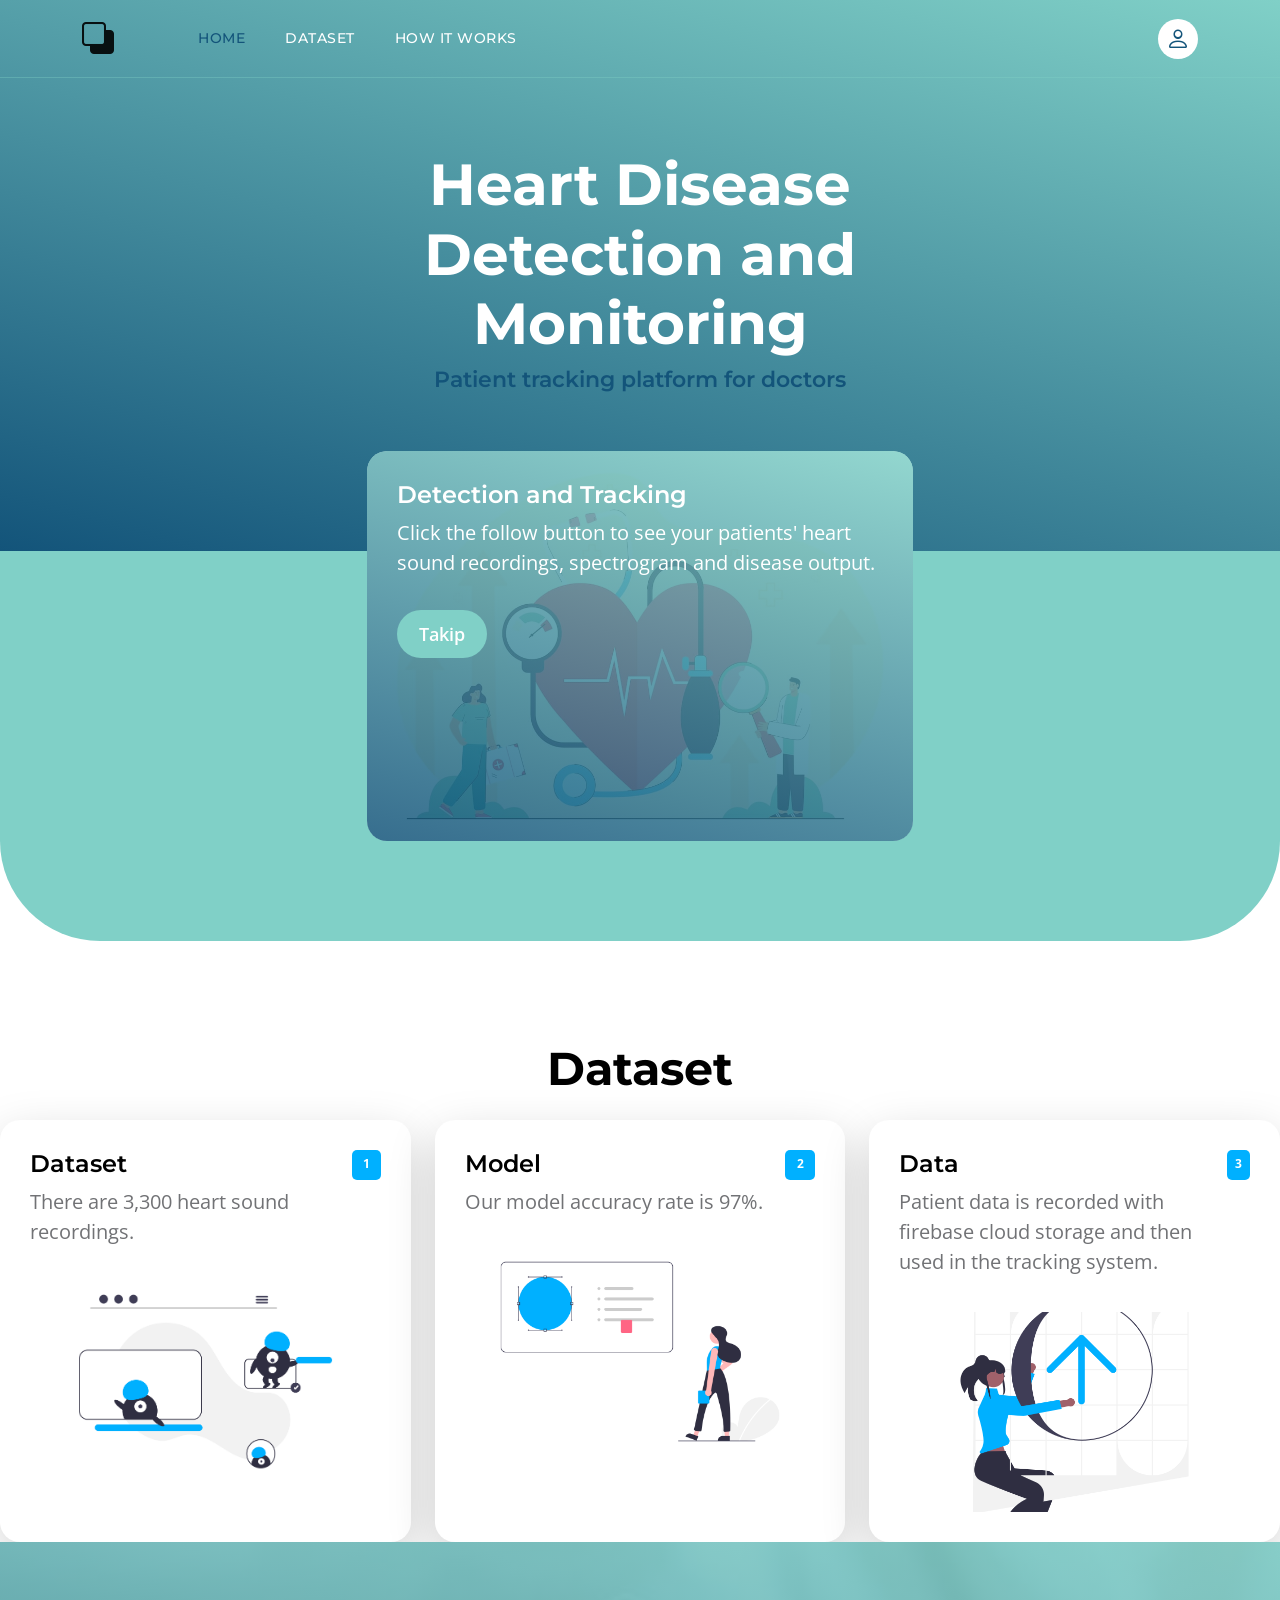
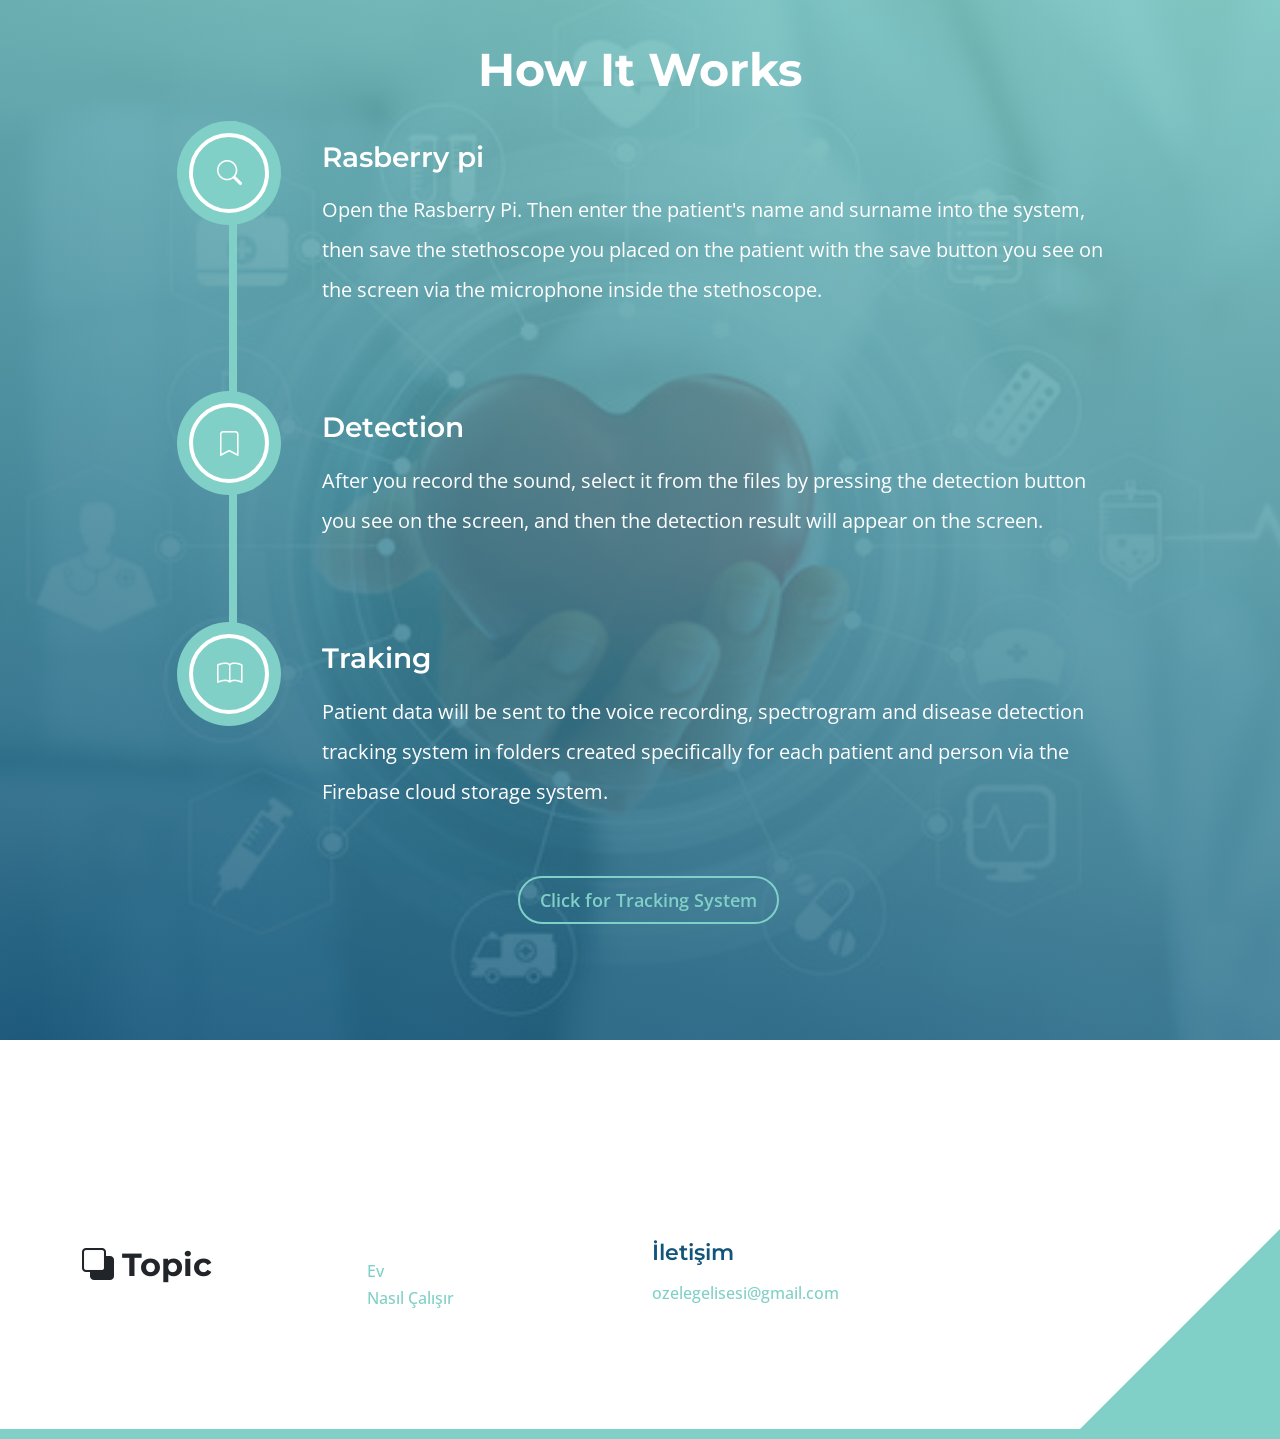
<file: index.html>
<!doctype html>
<html lang="en">
    <head>
        <meta charset="utf-8">
        <meta name="viewport" content="width=device-width, initial-scale=1">

        <meta name="description" content="">
        <meta name="author" content="">

        <title>Topic Listing Bootstrap 5 Template</title>

        <!-- CSS FILES -->        
        <link rel="preconnect" href="https://fonts.googleapis.com">
        
        <link rel="preconnect" href="https://fonts.gstatic.com" crossorigin>

        <link href="https://fonts.googleapis.com/css2?family=Montserrat:wght@500;600;700&family=Open+Sans&display=swap" rel="stylesheet">
                        
        <link href="css/bootstrap.min.css" rel="stylesheet">

        <link href="css/bootstrap-icons.css" rel="stylesheet">

        <link href="css/templatemo-topic-listing.css" rel="stylesheet">      
<!--

TemplateMo 590 topic listing

https://templatemo.com/tm-590-topic-listing

-->
    </head>
    
    <body id="top">

        <main>

            <nav class="navbar navbar-expand-lg">
                <div class="container">
                    <a class="navbar-brand" href="index.html">
                        <i class="bi-back"></i>
                        <span></span>
                    </a>

    
                    <button class="navbar-toggler" type="button" data-bs-toggle="collapse" data-bs-target="#navbarNav" aria-controls="navbarNav" aria-expanded="false" aria-label="Toggle navigation">
                        <span class="navbar-toggler-icon"></span>
                    </button>
    
                    <div class="collapse navbar-collapse" id="navbarNav">
                        <ul class="navbar-nav ms-lg-5 me-lg-auto">
                            <li class="nav-item">
                                <a class="nav-link click-scroll" href="#section_1">Home</a>
                            </li>

                            <li class="nav-item">
                                <a class="nav-link click-scroll" href="#section_2">Dataset</a>
                            </li>
    
                            <li class="nav-item">
                                <a class="nav-link click-scroll" href="#section_3">How It Works</a>
                            </li>

                        </ul>

                        <div class="d-none d-lg-block">
                            <a href="#top" class="navbar-icon bi-person smoothscroll"></a>
                        </div>
                    </div>
                </div>
            </nav>
            

            <section class="hero-section d-flex justify-content-center align-items-center" id="section_1">
                <div class="container">
                    <div class="row">

                        <div class="col-lg-8 col-12 mx-auto">
                            <h1 class="text-white text-center">Heart Disease Detection and Monitoring</h1>

                            <h6 class="text-center">Patient tracking platform for doctors</h6>

                        </div>

                    </div>
                </div>
            </section>


            <section class="featured-section">
                <div class="container">
                    <div class="row justify-content-center">

                        <div class="col-lg-6 col-12">
                            <div class="custom-block custom-block-overlay">
                                <div class="d-flex flex-column h-100">
                                    <img src="images/Image-2023-08-10-at-11.46.42-AM.jpeg" class="custom-block-image img-fluid" alt="">

                                    <div class="custom-block-overlay-text d-flex">
                                        <div>
                                            <h5 class="text-white mb-2">Detection and Tracking</h5>

                                            <p class="text-white">Click the follow button to see your patients' heart sound recordings, spectrogram and disease output. </p>


                                            <a href="contact2.html" class="btn custom-btn mt-2 mt-lg-3">      Takip</a>
                                        </div>

                                    </div>

                                

                                    <div class="section-overlay"></div>
                                </div>
                            </div>
                        </div>

                    </div>
                </div>
            </section>


            <section class="explore-section section-padding" id="section_2">
                <div class="container">
                    <div class="row">

                        <div class="col-12 text-center">
                            <h2 class="mb-4">Dataset</h1>
                        </div>

                    </div>
                </div>

                <div class="row">
                    <div class="col-lg-4 col-md-6 col-12 mb-4 mb-lg-0">
                        <div class="custom-block bg-white shadow-lg">
                            <a href="">
                                <div class="d-flex">
                                    <div>
                                        <h5 class="mb-2">Dataset</h5>

                                        <p class="mb-0">There are 3,300 heart sound recordings.</p>
                                    </div>

                                    <span class="badge bg-design rounded-pill ms-auto">1</span>
                                </div>

                                <img src="images/topics/undraw_Remote_design_team_re_urdx.png" class="custom-block-image img-fluid" alt="">
                            </a>
                        </div>
                    </div>

                    <div class="col-lg-4 col-md-6 col-12 mb-4 mb-lg-0">
                        <div class="custom-block bg-white shadow-lg">
                            <a href="">
                                <div class="d-flex">
                                    <div>
                                        <h5 class="mb-2">Model</h5>

                                            <p class="mb-0">Our model accuracy rate is 97%.</p>
                                    </div>

                                    <span class="badge bg-design rounded-pill ms-auto">2</span>
                                </div>

                                <img src="images/topics/undraw_Redesign_feedback_re_jvm0.png" class="custom-block-image img-fluid" alt="">
                            </a>
                        </div>
                    </div>

                    <div class="col-lg-4 col-md-6 col-12">
                        <div class="custom-block bg-white shadow-lg">
                            <a href="">
                                <div class="d-flex">
                                    <div>
                                        <h5 class="mb-2">Data</h5>

                                            <p class="mb-0">Patient data is recorded with firebase cloud storage and then used in the tracking system.</p>
                                    </div>

                                    <span class="badge bg-design rounded-pill ms-auto">3</span>
                                </div>

                                <img src="images/topics/colleagues-working-cozy-office-medium-shot.png" class="custom-block-image img-fluid" alt="">
                            </a>
                        </div>
                    </div>
                </div>

            <section class="timeline-section section-padding" id="section_3">
                <div class="section-overlay"></div>

                <div class="container">
                    <div class="row">

                        <div class="col-12 text-center">
                            <h2 class="text-white mb-4">How It Works</h1>
                        </div>

                        <div class="col-lg-10 col-12 mx-auto">
                            <div class="timeline-container">
                                <ul class="vertical-scrollable-timeline" id="vertical-scrollable-timeline">
                                    <div class="list-progress">
                                        <div class="inner"></div>
                                    </div>

                                    <li>
                                        <h4 class="text-white mb-3">Rasberry pi</h4>

                                        <p class="text-white">Open the Rasberry Pi. Then enter the patient's name and surname into the system, then save the stethoscope you placed on the patient with the save button you see on the screen via the microphone inside the stethoscope. </p>

                                        <div class="icon-holder">
                                          <i class="bi-search"></i>
                                        </div>
                                    </li>
                                    
                                    <li>
                                        <h4 class="text-white mb-3">Detection</h4>

                                        <p class="text-white">After you record the sound, select it from the files by pressing the detection button you see on the screen, and then the detection result will appear on the screen.</p>

                                        <div class="icon-holder">
                                          <i class="bi-bookmark"></i>
                                        </div>
                                    </li>

                                    <li>
                                        <h4 class="text-white mb-3">Traking</h4>

                                        <p class="text-white">Patient data will be sent to the voice recording, spectrogram and disease detection tracking system in folders created specifically for each patient and person via the Firebase cloud storage system.</p>

                                        <div class="icon-holder">
                                          <i class="bi-book"></i>
                                        </div>
                                    </li>
                                </ul>
                            </div>
                        </div>

                        <div class="col-12 text-center mt-5">
                            <p class="text-white">
                                <a href="contact2.html" class="btn custom-btn custom-border-btn ms-3">Click for Tracking System</a>
                                
                            </p>
                        </div>
                    </div>
                </div>
            </section>

        </main>

<footer class="site-footer section-padding">
            <div class="container">
                <div class="row">

                    <div class="col-lg-3 col-12 mb-4 pb-2">
                        <a class="navbar-brand mb-2" href="index.html">
                            <i class="bi-back"></i>
                            <span>Topic</span>
                        </a>
                    </div>

                    <div class="col-lg-3 col-md-4 col-6">
                        <h6 class="site-footer-title mb-3"></h6>

                        <ul class="site-footer-links">
                            <li class="site-footer-link-item">
                                <a href="#" class="site-footer-link">Ev</a>
                            </li>

                            <li class="site-footer-link-item">
                                <a href="#" class="site-footer-link">Nasıl Çalışır</a>
                            </li>

                        
                        </ul>
                    </div>

                    <div class="col-lg-3 col-md-4 col-6 mb-4 mb-lg-0">
                        <h6 class="site-footer-title mb-3">İletişim</h6>

                       

                        <p class="text-white d-flex">
                            <a href="mailto:info@company.com" class="site-footer-link">
                                ozelegelisesi@gmail.com
                            </a>
                        </p>
                    </div>


                </div>
            </div>
        </footer>


        <!-- JAVASCRIPT FILES -->
        <script src="js/jquery.min.js"></script>
        <script src="js/bootstrap.bundle.min.js"></script>
        <script src="js/jquery.sticky.js"></script>
        <script src="js/click-scroll.js"></script>
        <script src="js/custom.js"></script>

    </body>
</html>
</file>
<file: css/templatemo-topic-listing.css>
/*

TemplateMo 590 topic listing

https://templatemo.com/tm-590-topic-listing

*/

/*---------------------------------------
  CUSTOM PROPERTIES ( VARIABLES )             
-----------------------------------------*/
:root {
  --white-color:                  #ffffff;
  --primary-color:                #13547a;
  --secondary-color:              #80d0c7;
  --section-bg-color:             #f0f8ff;
  --custom-btn-bg-color:          #80d0c7;
  --custom-btn-bg-hover-color:    #13547a;
  --dark-color:                   #000000;
  --p-color:                      #717275;
  --border-color:                 #7fffd4;
  --link-hover-color:             #13547a;

  --body-font-family:             'Open Sans', sans-serif;
  --title-font-family:            'Montserrat', sans-serif;

  --h1-font-size:                 58px;
  --h2-font-size:                 46px;
  --h3-font-size:                 32px;
  --h4-font-size:                 28px;
  --h5-font-size:                 24px;
  --h6-font-size:                 22px;
  --p-font-size:                  20px;
  --menu-font-size:               14px;
  --btn-font-size:                18px;
  --copyright-font-size:          16px;

  --border-radius-large:          100px;
  --border-radius-medium:         20px;
  --border-radius-small:          10px;

  --font-weight-normal:           400;
  --font-weight-medium:           500;
  --font-weight-semibold:         600;
  --font-weight-bold:             700;
}

body {
  background-color: var(--white-color);
  font-family: var(--body-font-family); 
}


/*---------------------------------------
  TYPOGRAPHY               
-----------------------------------------*/

h2,
h3,
h4,
h5,
h6 {
  color: var(--dark-color);
}

h1,
h2,
h3,
h4,
h5,
h6 {
  font-family: var(--title-font-family); 
  font-weight: var(--font-weight-semibold);
}

h1 {
  font-size: var(--h1-font-size);
  font-weight: var(--font-weight-bold);
}

h2 {
  font-size: var(--h2-font-size);
  font-weight: var(--font-weight-bold);
}

h3 {
  font-size: var(--h3-font-size);
}

h4 {
  font-size: var(--h4-font-size);
}

h5 {
  font-size: var(--h5-font-size);
}

h6 {
  color: var(--primary-color);
  font-size: var(--h6-font-size);
}

p {
  color: var(--p-color);
  font-size: var(--p-font-size);
  font-weight: var(--font-weight-normal);
}

ul li {
  color: var(--p-color);
  font-size: var(--p-font-size);
  font-weight: var(--font-weight-normal);
}

a, 
button {
  touch-action: manipulation;
  transition: all 0.3s;
}

a {
  display: inline-block;
  color: var(--primary-color);
  text-decoration: none;
}

a:hover {
  color: var(--link-hover-color);
}

b,
strong {
  font-weight: var(--font-weight-bold);
}


/*---------------------------------------
  SECTION               
-----------------------------------------*/
.section-padding {
  padding-top: 100px;
  padding-bottom: 100px;
}

.section-bg {
  background-color: var(--section-bg-color);
}

.section-overlay {
  background-image: linear-gradient(15deg, #13547a 0%, #80d0c7 100%);
  position: absolute;
  top: 0;
  left: 0;
  pointer-events: none;
  width: 100%;
  height: 100%;
  opacity: 0.85;
}

.section-overlay + .container {
  position: relative;
}

.tab-content {
  background-color: var(--white-color);
  border-radius: var(--border-radius-medium);
}

.nav-tabs {
  border-bottom: 1px solid #ecf3f2;
  margin-bottom: 40px;
  justify-content: center;
}

.nav-tabs .nav-link {
  border-radius: 0;
  border-top: 0;
  border-right: 0;
  border-left: 0;
  color: var(--p-color);
  font-family: var(--title-font-family);
  font-size: var(--btn-font-size);
  font-weight: var(--font-weight-medium);
  padding: 15px 25px;
  transition: all 0.3s;
}

.nav-tabs .nav-link:first-child {
  margin-right: 20px;
}

.nav-tabs .nav-item.show .nav-link, 
.nav-tabs .nav-link.active,
.nav-tabs .nav-link:focus, 
.nav-tabs .nav-link:hover {
  border-bottom-color: var(--primary-color);
  color: var(--primary-color);
}


/*---------------------------------------
  CUSTOM ICON COLOR               
-----------------------------------------*/
.custom-icon {
  color: var(--secondary-color);
}


/*---------------------------------------
  CUSTOM BUTTON               
-----------------------------------------*/
.custom-btn {
  background: var(--custom-btn-bg-color);
  border: 2px solid transparent;
  border-radius: var(--border-radius-large);
  color: var(--white-color);
  font-size: var(--btn-font-size);
  font-weight: var(--font-weight-semibold);
  line-height: normal;
  transition: all 0.3s;
  padding: 10px 20px;
}

.custom-btn:hover {
  background: var(--custom-btn-bg-hover-color);
  color: var(--white-color);
}

.custom-border-btn {
  background: transparent;
  border: 2px solid var(--custom-btn-bg-color);
  color: var(--custom-btn-bg-color);
}

.custom-border-btn:hover {
  background: var(--custom-btn-bg-color);
  border-color: transparent;
  color: var(--white-color);
}

.custom-btn-bg-white {
  border-color: var(--white-color);
  color: var(--white-color);
}


/*---------------------------------------
  SITE HEADER              
-----------------------------------------*/
.site-header {
  background-image: linear-gradient(15deg, #13547a 0%, #80d0c7 100%);
  padding-top: 150px;
  padding-bottom: 80px;
}

.site-header .container {
  height: 100%;
}

.breadcrumb-item+.breadcrumb-item::before,
.breadcrumb-item a:hover,
.breadcrumb-item.active {
  color: var(--white-color);
}

.site-header .custom-icon {
  color: var(--white-color);
  font-size: var(--h4-font-size);
}

.site-header .custom-icon:hover {
  color: var(--secondary-color);
}


/*---------------------------------------
  NAVIGATION              
-----------------------------------------*/
.sticky-wrapper {
  position: absolute;
  top: 0;
  right: 0;
  left: 0;
}

.sticky-wrapper.is-sticky .navbar {
  background-color: var(--secondary-color);
}

.navbar {
  background: transparent;
  border-bottom: 1px solid rgba(128, 208, 199, 0.35);
  z-index: 9;
}

.navbar-brand,
.navbar-brand:hover {
  font-size: var(--h3-font-size);
  font-weight: var(--font-weight-bold);
  display: block;
}

.navbar-brand span {
  font-family: var(--title-font-family);
}

.navbar-expand-lg .navbar-nav .nav-link {
  border-radius: var(--border-radius-large);
  margin: 10px;
  padding: 10px;
}

.navbar-nav .nav-link {
  display: inline-block;
  color: var(--white-color);
  font-family: var(--title-font-family); 
  font-size: var(--menu-font-size);
  font-weight: var(--font-weight-medium);
  text-transform: uppercase;
  letter-spacing: 0.5px;
  position: relative;
  padding-top: 15px;
  padding-bottom: 15px;
}

.navbar-nav .nav-link.active, 
.navbar-nav .nav-link:hover {
  color: var(--primary-color);
}

.navbar .dropdown-menu {
  background: var(--white-color);
  box-shadow: 0 1rem 3rem rgba(0,0,0,.175);
  border: 0;
  display: inherit;
  opacity: 0;
  min-width: 9rem;
  margin-top: 20px;
  padding: 13px 0 10px 0;
  transition: all 0.3s;
  pointer-events: none;
}

.navbar .dropdown-menu::before {
  content: "";
  width: 0;
  height: 0;
  border-left: 20px solid transparent;
  border-right: 20px solid transparent;
  border-bottom: 15px solid var(--white-color);
  position: absolute;
  top: -10px;
  left: 10px;
}

.navbar .dropdown-item {
  display: inline-block;
  color: var(--p-bg-color);
  font-family: var(--title-font-family); 
  font-size: var(--menu-font-size);
  font-weight: var(--font-weight-medium);
  text-transform: uppercase;
  letter-spacing: 0.5px;
  position: relative;
}

.navbar .dropdown-item.active, 
.navbar .dropdown-item:active,
.navbar .dropdown-item:focus, 
.navbar .dropdown-item:hover {
  background: transparent;
  color: var(--primary-color);
}

.navbar .dropdown-toggle::after {
  content: "\f282";
  display: inline-block;
  font-family: bootstrap-icons !important;
  font-size: var(--copyright-font-size);
  font-style: normal;
  font-weight: normal !important;
  font-variant: normal;
  text-transform: none;
  line-height: 1;
  vertical-align: -.125em;
  -webkit-font-smoothing: antialiased;
  -moz-osx-font-smoothing: grayscale;
  position: relative;
  left: 2px;
  border: 0;
}

@media screen and (min-width: 992px) {
  .navbar .dropdown:hover .dropdown-menu {
    opacity: 1;
    margin-top: 0;
    pointer-events: auto;
  }
}

.navbar-icon {
  background: var(--white-color);
  border-radius: var(--border-radius-large);
  display: inline-block;
  font-size: var(--h5-font-size);
  width: 40px;
  height: 40px;
  line-height: 40px;
  text-align: center;
  transition: all 0.3s ease;
}

.navbar-icon:hover {
  background: var(--primary-color);
  color: var(--white-color);
}

.navbar-toggler {
  border: 0;
  padding: 0;
  cursor: pointer;
  margin: 0;
  width: 30px;
  height: 35px;
  outline: none;
}

.navbar-toggler:focus {
  outline: none;
  box-shadow: none;
}

.navbar-toggler[aria-expanded="true"] .navbar-toggler-icon {
  background: transparent;
}

.navbar-toggler[aria-expanded="true"] .navbar-toggler-icon:before,
.navbar-toggler[aria-expanded="true"] .navbar-toggler-icon:after {
  transition: top 300ms 50ms ease, -webkit-transform 300ms 350ms ease;
  transition: top 300ms 50ms ease, transform 300ms 350ms ease;
  transition: top 300ms 50ms ease, transform 300ms 350ms ease, -webkit-transform 300ms 350ms ease;
  top: 0;
}

.navbar-toggler[aria-expanded="true"] .navbar-toggler-icon:before {
  transform: rotate(45deg);
}

.navbar-toggler[aria-expanded="true"] .navbar-toggler-icon:after {
  transform: rotate(-45deg);
}

.navbar-toggler .navbar-toggler-icon {
  background: var(--white-color);
  transition: background 10ms 300ms ease;
  display: block;
  width: 30px;
  height: 2px;
  position: relative;
}

.navbar-toggler .navbar-toggler-icon:before,
.navbar-toggler .navbar-toggler-icon:after {
  transition: top 300ms 350ms ease, -webkit-transform 300ms 50ms ease;
  transition: top 300ms 350ms ease, transform 300ms 50ms ease;
  transition: top 300ms 350ms ease, transform 300ms 50ms ease, -webkit-transform 300ms 50ms ease;
  position: absolute;
  right: 0;
  left: 0;
  background: var(--white-color);
  width: 30px;
  height: 2px;
  content: '';
}

.navbar-toggler .navbar-toggler-icon::before {
  top: -8px;
}

.navbar-toggler .navbar-toggler-icon::after {
  top: 8px;
}


/*---------------------------------------
  HERO        
-----------------------------------------*/
.hero-section {
  background-image: linear-gradient(15deg, #13547a 0%, #80d0c7 100%);
  position: relative;
  overflow: hidden;
  padding-top: 150px;
  padding-bottom: 150px;
}

.hero-section .input-group {
  background-color: var(--white-color);
  border-radius: var(--border-radius-large);
  padding: 10px 15px;
}

.hero-section .input-group-text {
  background-color: transparent;
  border: 0;
}

.hero-section input[type="search"] {
  border: 0;
  box-shadow: none;
  margin-bottom: 0;
  padding-left: 0;
}

.hero-section button[type="submit"] {
  background-color: var(--primary-color);
  border: 0;
  border-radius: var(--border-radius-large) !important;
  color: var(--white-color);
  max-width: 150px;
}


/*---------------------------------------
  TOPICS              
-----------------------------------------*/
.featured-section {
  background-color: var(--secondary-color);
  border-radius: 0 0 100px 100px;
  padding-bottom: 100px;
}

.featured-section .row {
  position: relative;
  bottom: 100px;
  margin-bottom: -100px;
}

.custom-block {
  border-radius: var(--border-radius-medium);
  position: relative;
  overflow: hidden;
  padding: 30px;
  transition: all 0.3s ease;
  height: 100%;
}

.custom-block:hover {
  background-color: var(--secondary-color);
  transform: translateY(-3px);
}

.custom-block > a {
  width: 100%;
}

.custom-block-image {
  display: block;
  width: 100%;
  height: 200px;
  object-fit: cover;
  margin-top: 35px;
}

.custom-block .rounded-pill {
  border-radius: 5px !important;
  display: flex;
  justify-content: center;
  text-align: center;
  width: 30px;
  height: 30px;
  line-height: 20px;
}

.custom-block-overlay {
  height: 100%;
  min-height: 350px;
  padding: 0;
}

.custom-block-overlay > a {
  height: 100%;
}

.custom-block-overlay .custom-block-image {
  border-radius: var(--border-radius-medium);
  display: block;
  height: 100%;
  margin-top: 0;
}

.custom-block-overlay-text {
  position: absolute;
  z-index: 2;
  top: 0;
  right: 0;
  left: 0;
  padding: 30px;
}

.social-share {
  position: absolute;
  bottom: 0;
  right: 0;
  left: 0;
  z-index: 2;
  padding: 20px 35px;
}

.social-share .bi-bookmark {
  color: var(--white-color);
  font-size: var(--h5-font-size);
}

.social-share .bi-bookmark:hover {
  color: var(--secondary-color);
}

.bg-design {
  background-color: #00B0FF;
}

.bg-graphic {
  background-color: #00BFA6;
}

.bg-advertising {
  background-color: #F50057;
}

.bg-finance {
  background-color: #536DFE;
}

.bg-music {
  background-color: #F9A826;
}

.bg-education {
  background-color: #00BFA6;
}


/*---------------------------------------
  TOPICS               
-----------------------------------------*/
.topics-detail-block {
  border-radius: var(--border-radius-medium);
  position: relative;
  overflow: hidden;
}

.topics-detail-block-image {
  display: block;
  border-radius: var(--border-radius-medium);
}

blockquote {
  background-color: var(--section-bg-color);
  border-radius: var(--border-radius-small);
  font-family: var(--title-font-family);
  font-size: var(--h4-font-size);
  font-weight: var(--font-weight-bold);
  display: inline-block;
  text-align: center;
  margin: 30px;
  padding: 40px;
}

.topics-listing-page .site-header {
  padding-bottom: 65px;
}

.custom-block-topics-listing-info {
  margin: 30px 20px 20px 30px;
}

.custom-block-topics-listing {
  height: inherit;
}

.custom-block-topics-listing .custom-block-image {
  width: 200px;
}


/*---------------------------------------
  PAGINATION              
-----------------------------------------*/
.pagination {
  margin-top: 40px;
}

.page-link {
  border: 0;
  border-radius: var(--border-radius-small);
  color: var(--p-color);
  font-family: var(--title-font-family);
  margin: 0 5px;
  padding: 10px 20px;
}

.page-link:hover,
.page-item:first-child .page-link:hover,
.page-item:last-child .page-link:hover {
  background-color: var(--secondary-color);
  color: var(--white-color);
}

.page-item:first-child .page-link {
  margin-right: 10px;
}

.page-item:first-child .page-link,
.page-item:last-child .page-link {
  background-color: var(--section-bg-color);
  border-radius: var(--border-radius-small);
}

.active>.page-link, .page-link.active {
  background-color: var(--secondary-color);
  border-color: var(--secondary-color);
}


/*---------------------------------------
  TIMELINE              
-----------------------------------------*/
.timeline-section {
  background-image: url('../images/heart.jpg');
  background-repeat: no-repeat;
  background-position: center;
  background-size: cover;
  position: relative;
}

.timeline-container .vertical-scrollable-timeline {
  list-style-type: none;
  position: relative;
  padding-left: 0;
}

.timeline-container .vertical-scrollable-timeline .list-progress {
  width: 8px;
  height: 87%;
  background-color: var(--primary-color);
  position: absolute;
  left: 52px;
  top: 0;
  overflow: hidden;
}

.timeline-container .vertical-scrollable-timeline .list-progress .inner {
  position: absolute;
  right: 0;
  bottom: 0;
  height: 100%;
  background-color: var(--secondary-color);
  width: 100%;
}

.timeline-container .vertical-scrollable-timeline li {
  position: relative;
  padding: 20px 0px 65px 145px;
}

.timeline-container .vertical-scrollable-timeline li:last-child {
  padding-bottom: 0;
}

.timeline-container .vertical-scrollable-timeline li p {
  line-height: 40px;
}

.timeline-container .vertical-scrollable-timeline li p:last-child {
  margin-bottom: 0;
}

.timeline-container .vertical-scrollable-timeline li .icon-holder {
  position: absolute;
  left: 0;
  top: 0;
  width: 104px;
  height: 104px;
  display: flex;
  justify-content: center;
  align-items: center;
  background-color: var(--secondary-color);
  border-radius: 50%;
  z-index: 1;
  transition: 0.4s all;
}

.timeline-container .vertical-scrollable-timeline li .icon-holder::before {
  content: "";
  width: 80px;
  height: 80px;
  border: 4px solid #fff;
  position: absolute;
  background-color: var(--secondary-color);
  border-radius: 50%;
  z-index: -1;
  transition: 0.4s all;
}

.timeline-container .vertical-scrollable-timeline li .icon-holder i {
  font-size: 25px;
  color: var(--white-color);
}

.timeline-container .vertical-scrollable-timeline li::before {
  content: "";
  position: absolute;
  height: 100%;
  width: 8px;
  background-color: transparent;
  left: 52px;
  z-index: 0;
}

.timeline-container .vertical-scrollable-timeline li.active .icon-holder {
  background-color: var(--primary-color);
}

.timeline-container .vertical-scrollable-timeline li.active .icon-holder::before {
  background-color: var(--primary-color);
}


/*---------------------------------------
  FAQs              
-----------------------------------------*/
.faq-section .accordion-item {
  border: 0;
}

.faq-section .accordion-button {
  font-size: var(--h6-font-size);
  font-weight: var(--font-weight-semibold);
}

.faq-section .accordion-item:first-of-type .accordion-button {
  border-radius: var(--border-radius-large);
}

.faq-section .accordion-button:not(.collapsed) {
  border-radius: var(--border-radius-large);
  box-shadow: none;
  color: var(--primary-color);
}

.faq-section .accordion-body {
  color: var(--p-color);
  font-size: var(--btn-font-size);
  line-height: 40px;
}

/*---------------------------------------
  NEWSLETTER               
-----------------------------------------*/
.newsletter-image {
  border-radius: var(--border-radius-medium);
}


/*---------------------------------------
  CONTACT               
-----------------------------------------*/
.google-map {
  border-radius: var(--border-radius-medium);
}

.contact-form .form-floating>textarea {
  border-radius: var(--border-radius-medium);
  height: 150px;
}


/*---------------------------------------
  SUBSCRIBE FORM               
-----------------------------------------*/
.subscribe-form-wrap {
  padding: 50px;
}

.subscribe-form {
  width: 95%;
}


/*---------------------------------------
  CUSTOM FORM               
-----------------------------------------*/
.custom-form .form-control {
  border-radius: var(--border-radius-large);
  color: var(--p-color);
  margin-bottom: 24px;
  padding-top: 13px;
  padding-bottom: 13px;
  padding-left: 20px;
  outline: none;
}

.form-floating>label {
  padding-left: 20px;
}

.custom-form button[type="submit"] {
  background: var(--custom-btn-bg-color);
  border: none;
  border-radius: var(--border-radius-large);
  color: var(--white-color);
  font-family: var(--title-font-family);
  font-size: var(--p-font-size);
  font-weight: var(--font-weight-semibold);
  transition: all 0.3s;
  margin-bottom: 0;
}

.custom-form button[type="submit"]:hover,
.custom-form button[type="submit"]:focus {
  background: var(--custom-btn-bg-hover-color);
  border-color: transparent;
}


/*---------------------------------------
  SITE FOOTER              
-----------------------------------------*/
.site-footer {
  border-bottom: 10px solid var(--secondary-color);
  position: relative;
}

.site-footer::after {
  content: "";
  position: absolute;
  bottom: 0;
  right: 0;
  width: 0;
  height: 0;
  border-style: solid;
  border-width: 0 0 200px 200px;
  border-color: transparent transparent var(--secondary-color) transparent;
  pointer-events: none;
}

.site-footer-title {
  color: var(--primary-color); 
}

.site-footer .dropdown-menu {
  padding: 0;
}

.site-footer .dropdown-item {
  color: var(--p-color);
  font-size: var(--menu-font-size);
  font-weight: var(--font-weight-medium);
  padding: 4px 18px;
}

.site-footer .dropdown-item:hover {
  background-color: transparent;
  color: var(--primary-color);
}

.site-footer .dropdown-menu li:first-child .dropdown-item {
  padding-top: 10px;
}

.site-footer .dropdown-menu li:last-child .dropdown-item {
  padding-bottom: 12px;
}

.site-footer .dropdown-toggle {
  background-color: var(--secondary-color);
  border-color: var(--white-color);
}

.site-footer .dropdown-toggle:hover {
  background-color: var(--primary-color);
  border-color: transparent;
}

.site-footer-links {
  padding-left: 0;
}

.site-footer-link-item {
  display: block;
  list-style: none;
  line-height: normal;
}

.site-footer-link {
  color: var(--secondary-color);
  font-size: var(--copyright-font-size);
  font-weight: var(--font-weight-medium);
  line-height: normal;
}

.copyright-text {
  font-size: var(--copyright-font-size);
}


/*---------------------------------------
  SOCIAL ICON               
-----------------------------------------*/
.social-icon {
  margin: 0;
  padding: 0;
}

.social-icon-item {
  list-style: none;
  display: inline-block;
  vertical-align: top;
}

.social-icon-link {
  background: var(--secondary-color);
  border-radius: var(--border-radius-large);
  color: var(--white-color);
  font-size: var(--copyright-font-size);
  display: block;
  margin-right: 10px;
  text-align: center;
  width: 35px;
  height: 35px;
  line-height: 36px;
  transition: background 0.2s, color 0.2s;
}

.social-icon-link:hover {
  background: var(--primary-color);
  color: var(--white-color);
}


/*---------------------------------------
  RESPONSIVE STYLES               
-----------------------------------------*/
@media screen and (max-width: 991px) {
  h1 {
    font-size: 48px;
  }

  h2 {
    font-size: 36px;
  }

  h3 {
    font-size: 32px;
  }

  h4 {
    font-size: 28px;
  }

  h5 {
    font-size: 20px;
  }

  h6 {
    font-size: 18px;
  }

  .section-padding {
    padding-top: 50px;
    padding-bottom: 50px;
  }
  
  .navbar {
    background-color: var(--secondary-color);
  }

  .navbar-nav .dropdown-menu {
    position: relative;
    left: 10px;
    opacity: 1;
    pointer-events: auto;
    max-width: 155px;
    margin-top: 10px;
    margin-bottom: 15px;
  }

  .navbar-expand-lg .navbar-nav {
    padding-bottom: 20px;
  }

  .navbar-expand-lg .navbar-nav .nav-link {
    padding: 0;
  }

  .nav-tabs .nav-link:first-child {
    margin-right: 5px;
  }

  .nav-tabs .nav-link {
    font-size: var(--copyright-font-size);
    padding: 10px;
  }

  .featured-section {
    border-radius: 0 0 80px 80px;
    padding-bottom: 50px;
  }

  .custom-block-topics-listing .custom-block-image {
    width: auto;
  }

  .custom-block-topics-listing > .d-flex,
  .custom-block-topics-listing-info,
  .custom-block-topics-listing a {
    flex-direction: column;
  }

  .timeline-container .vertical-scrollable-timeline .list-progress {
    height: 75%;
  }

  .timeline-container .vertical-scrollable-timeline li {
    padding-left: 135px;
  }

  .subscribe-form-wrap {
    padding-top: 30px;
    padding-bottom: 0;
  }
}

@media screen and (max-width: 480px) {
  h1 {
    font-size: 36px;
  }

  h2 {
    font-size: 28px;
  }

  h3 {
    font-size: 26px;
  }

  h4 {
    font-size: 22px;
  }

  h5 {
    font-size: 20px;
  }
}
</file>
